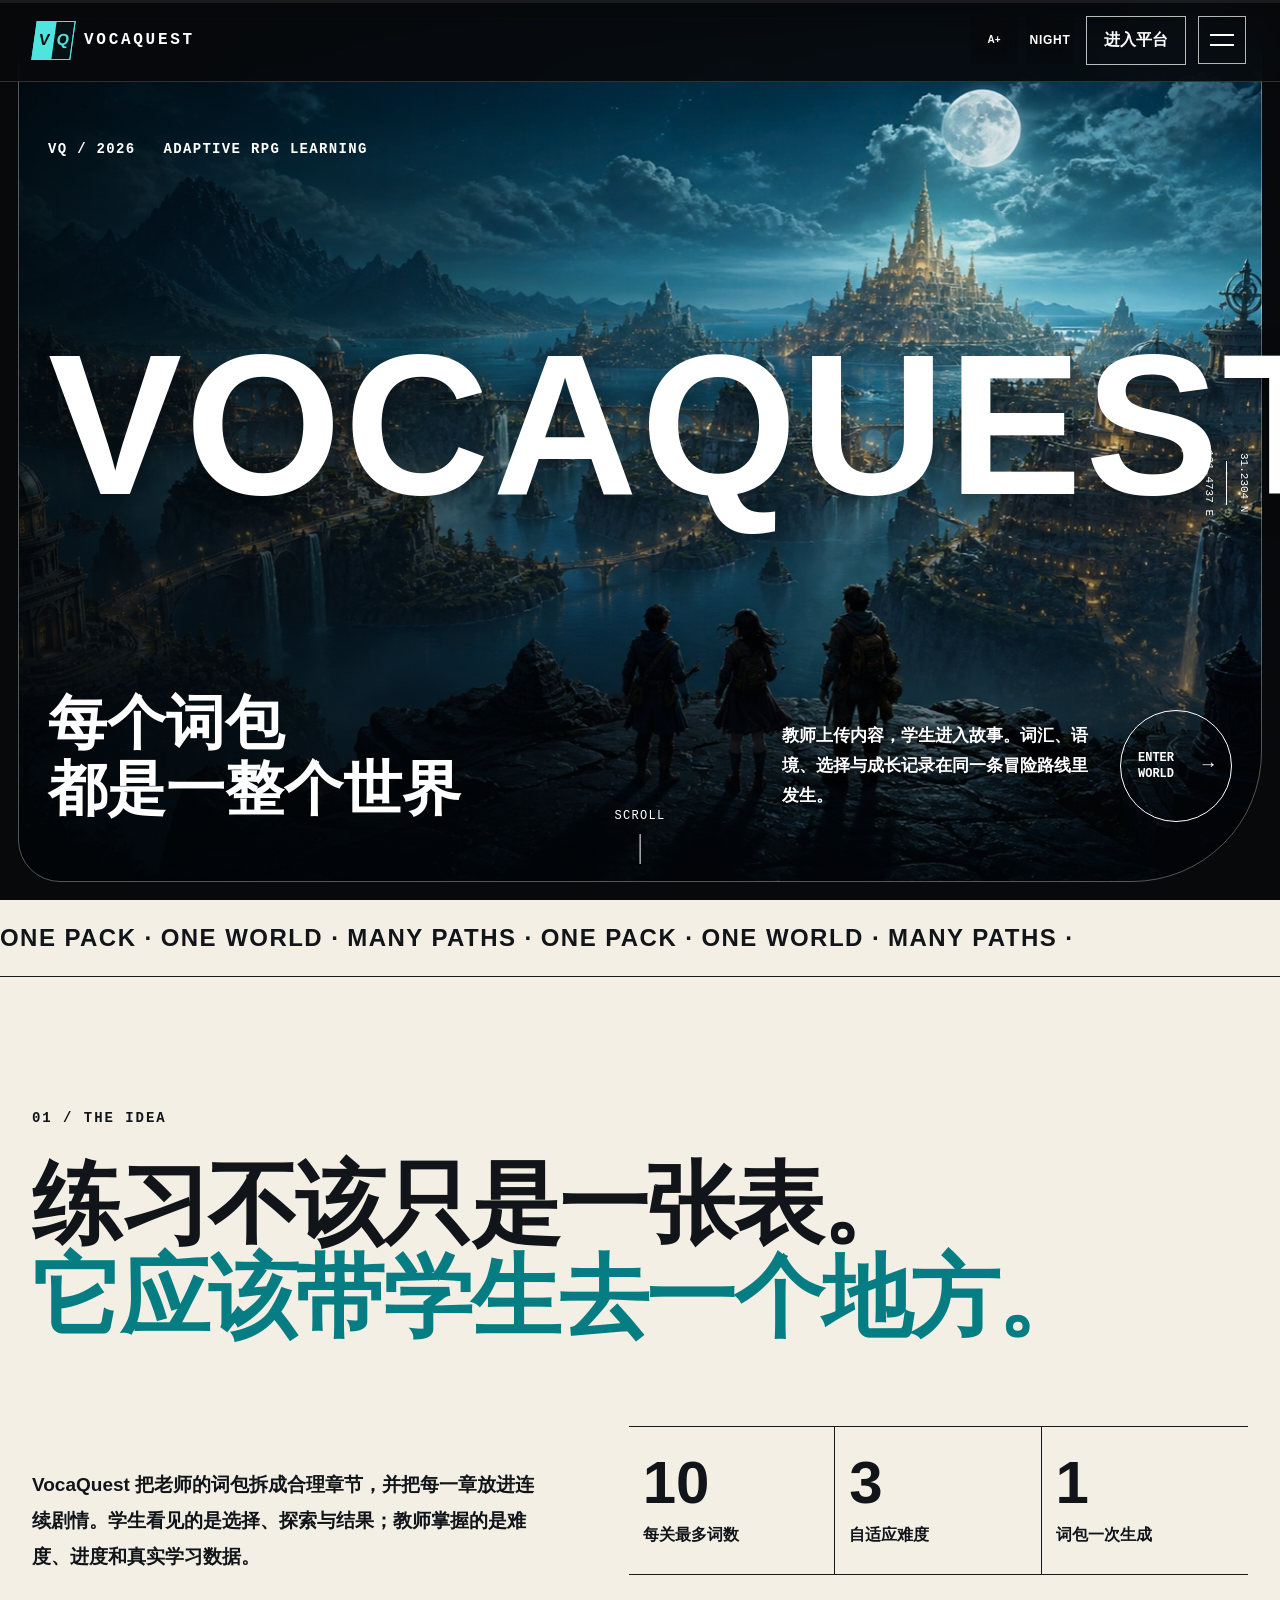
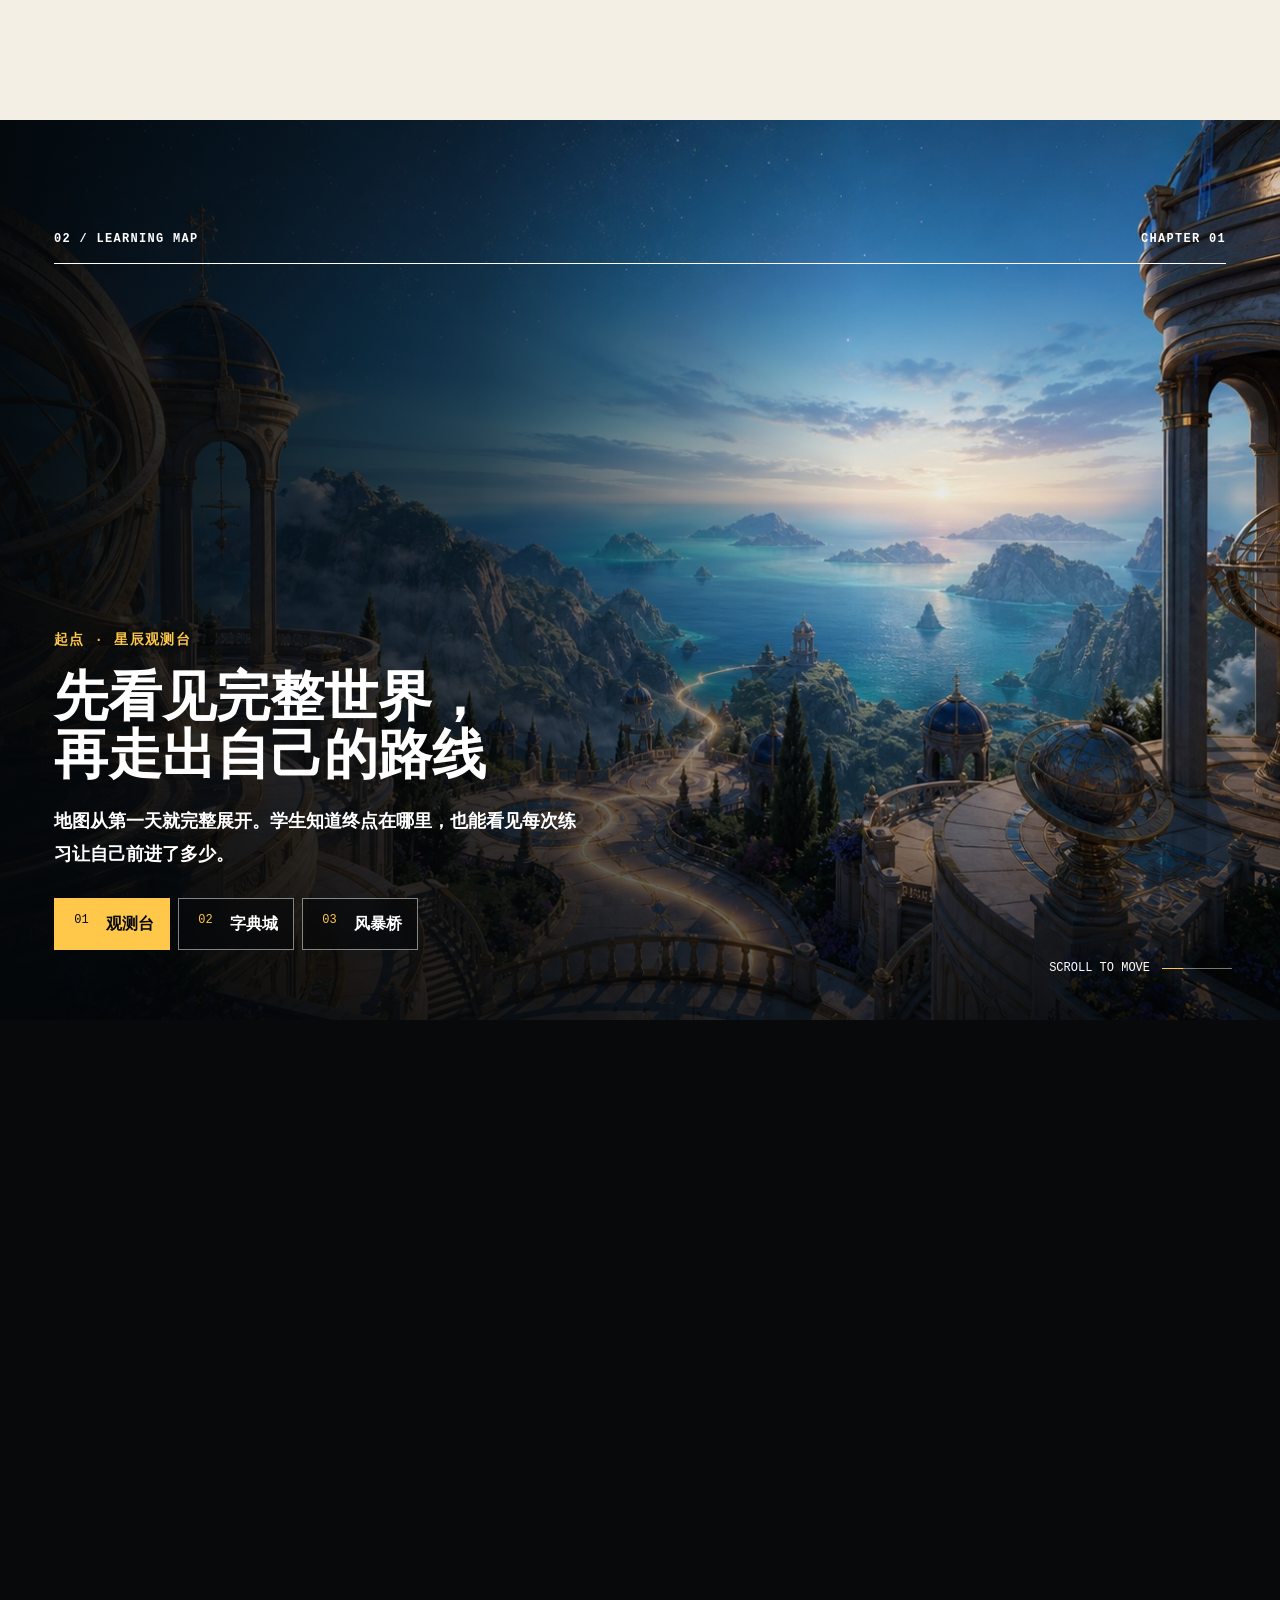
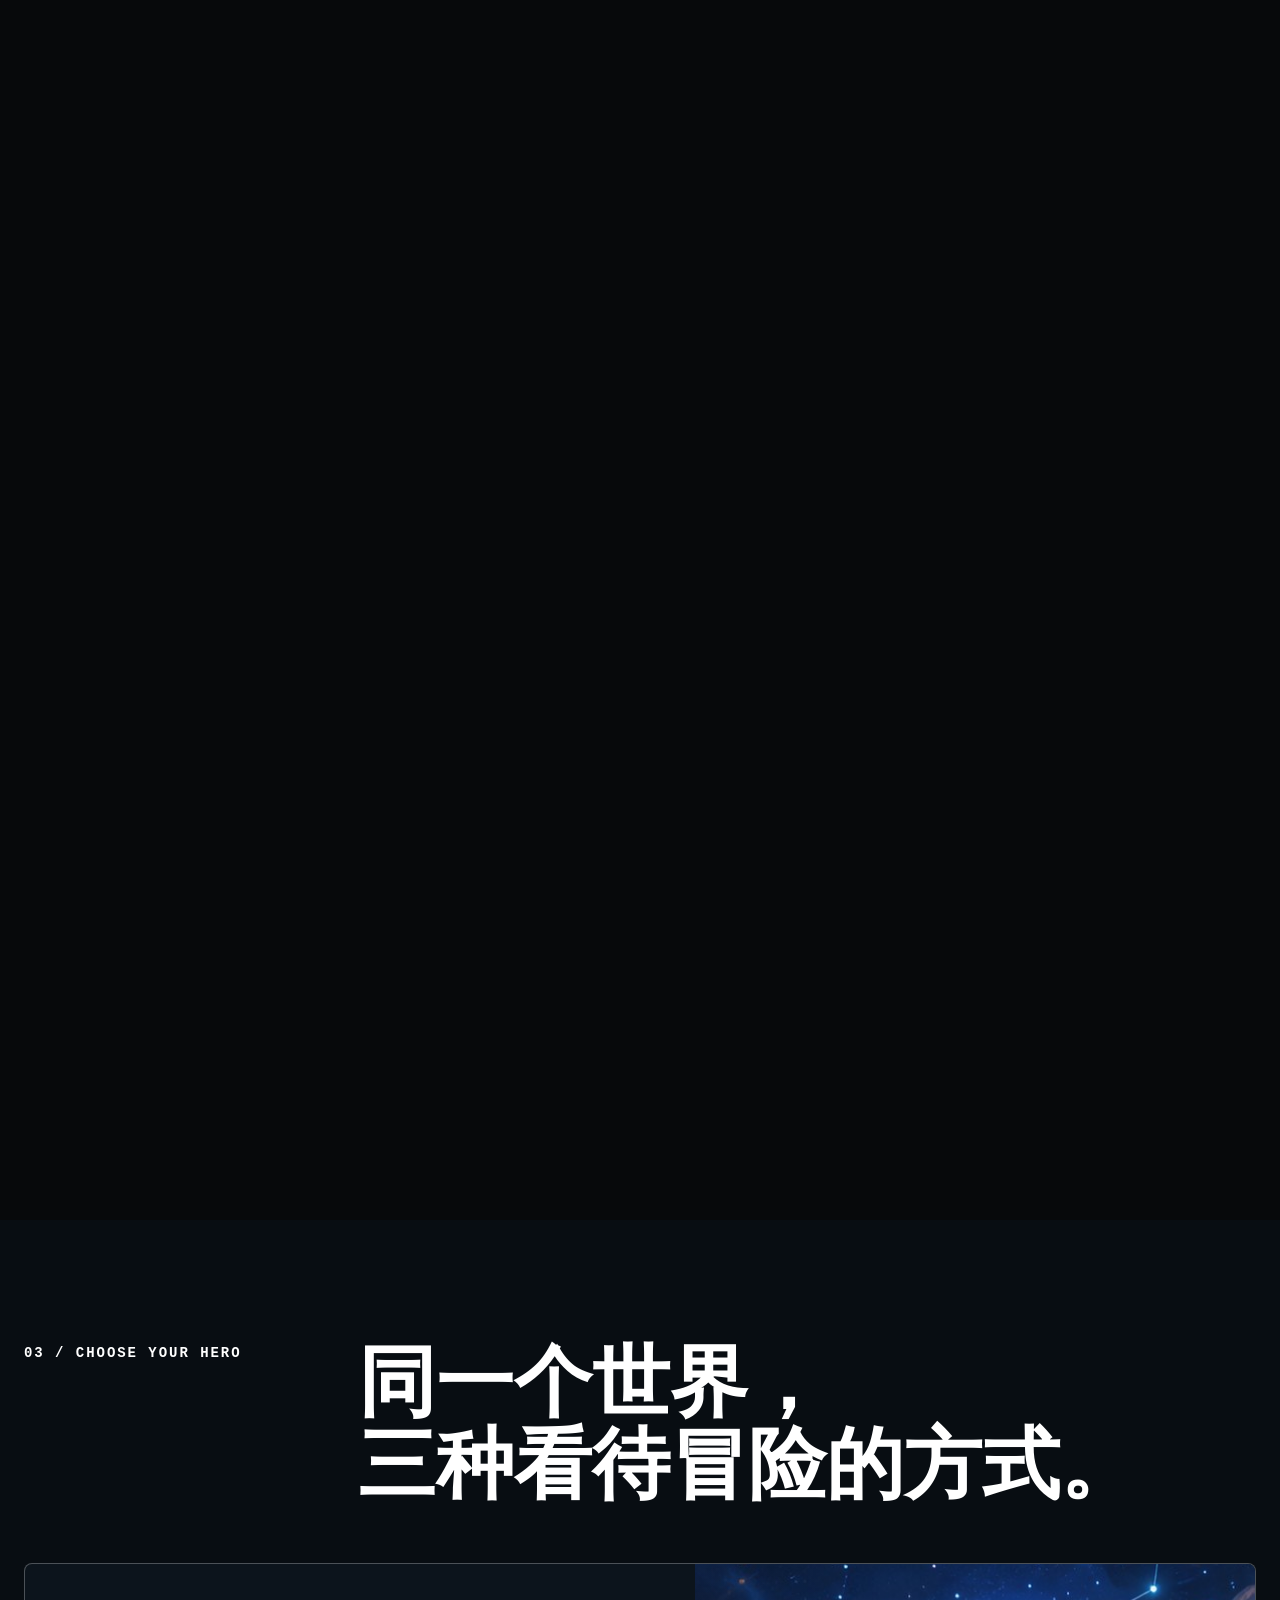
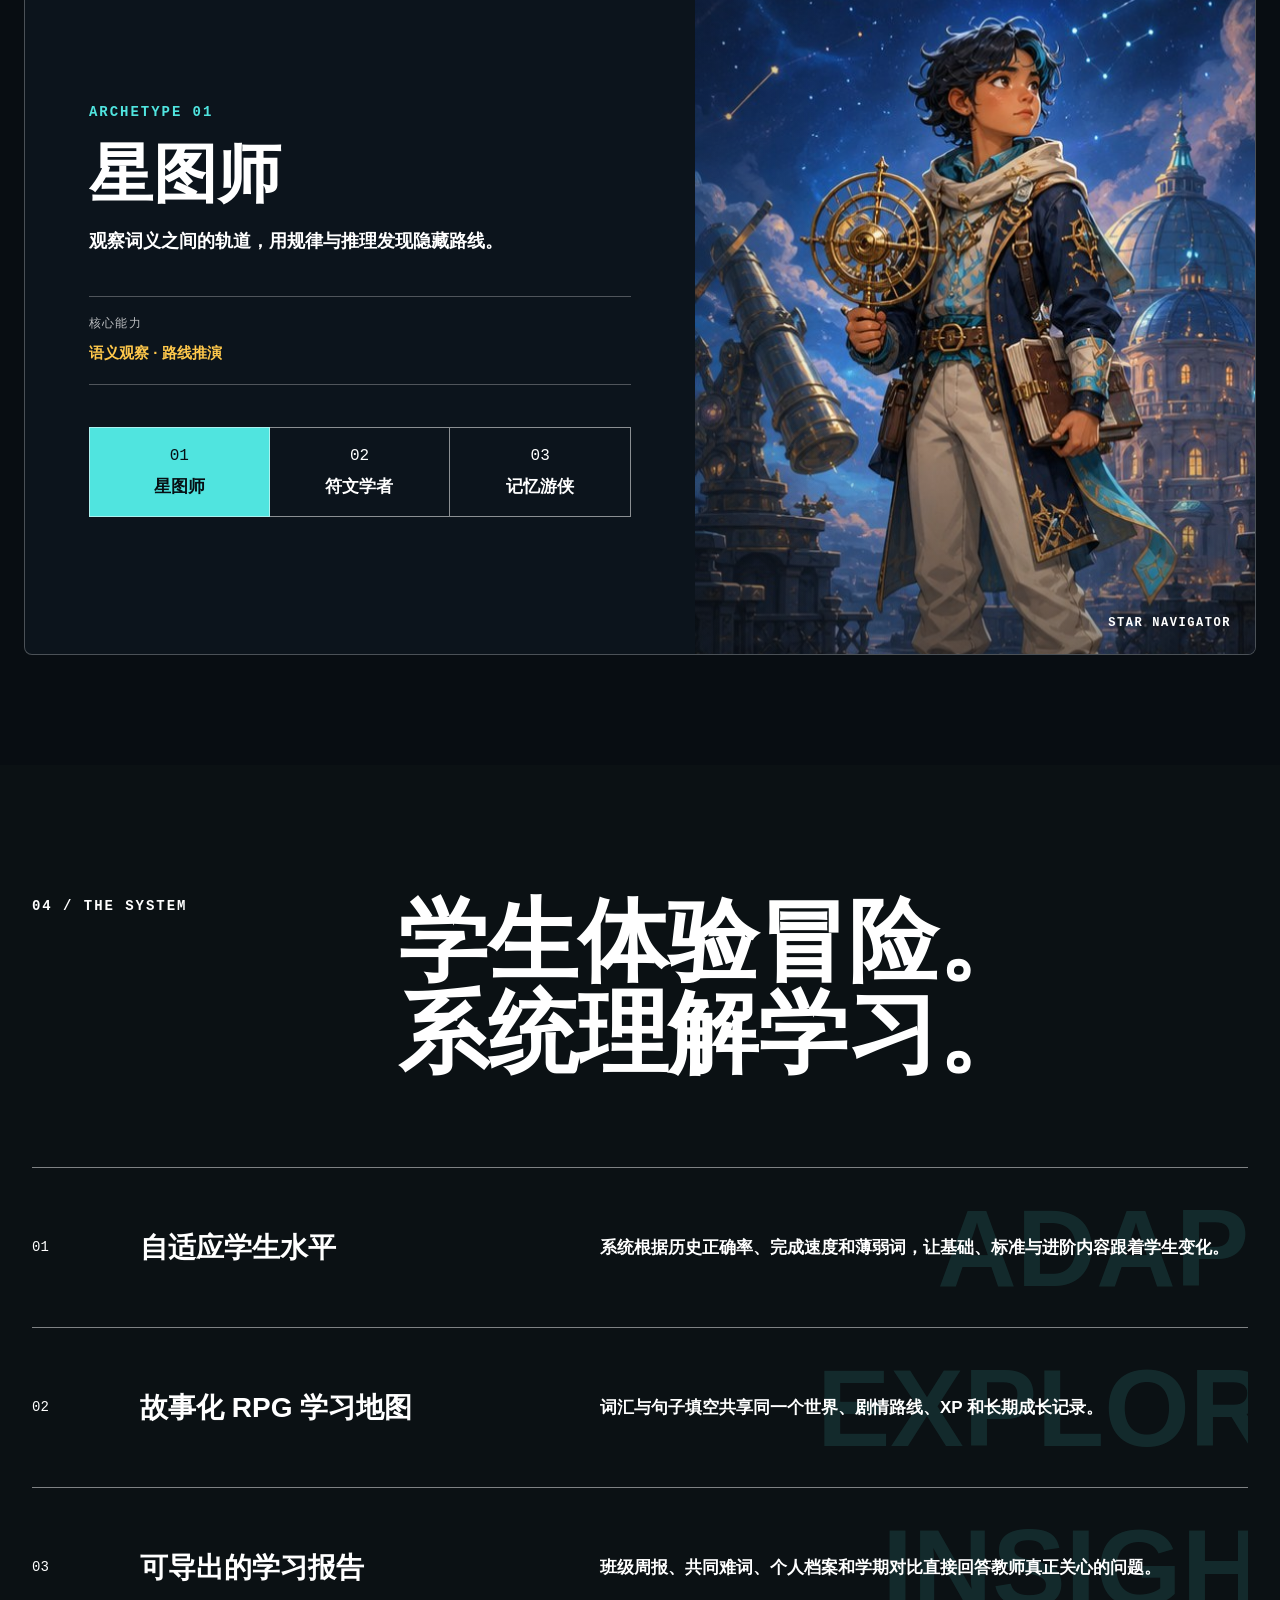
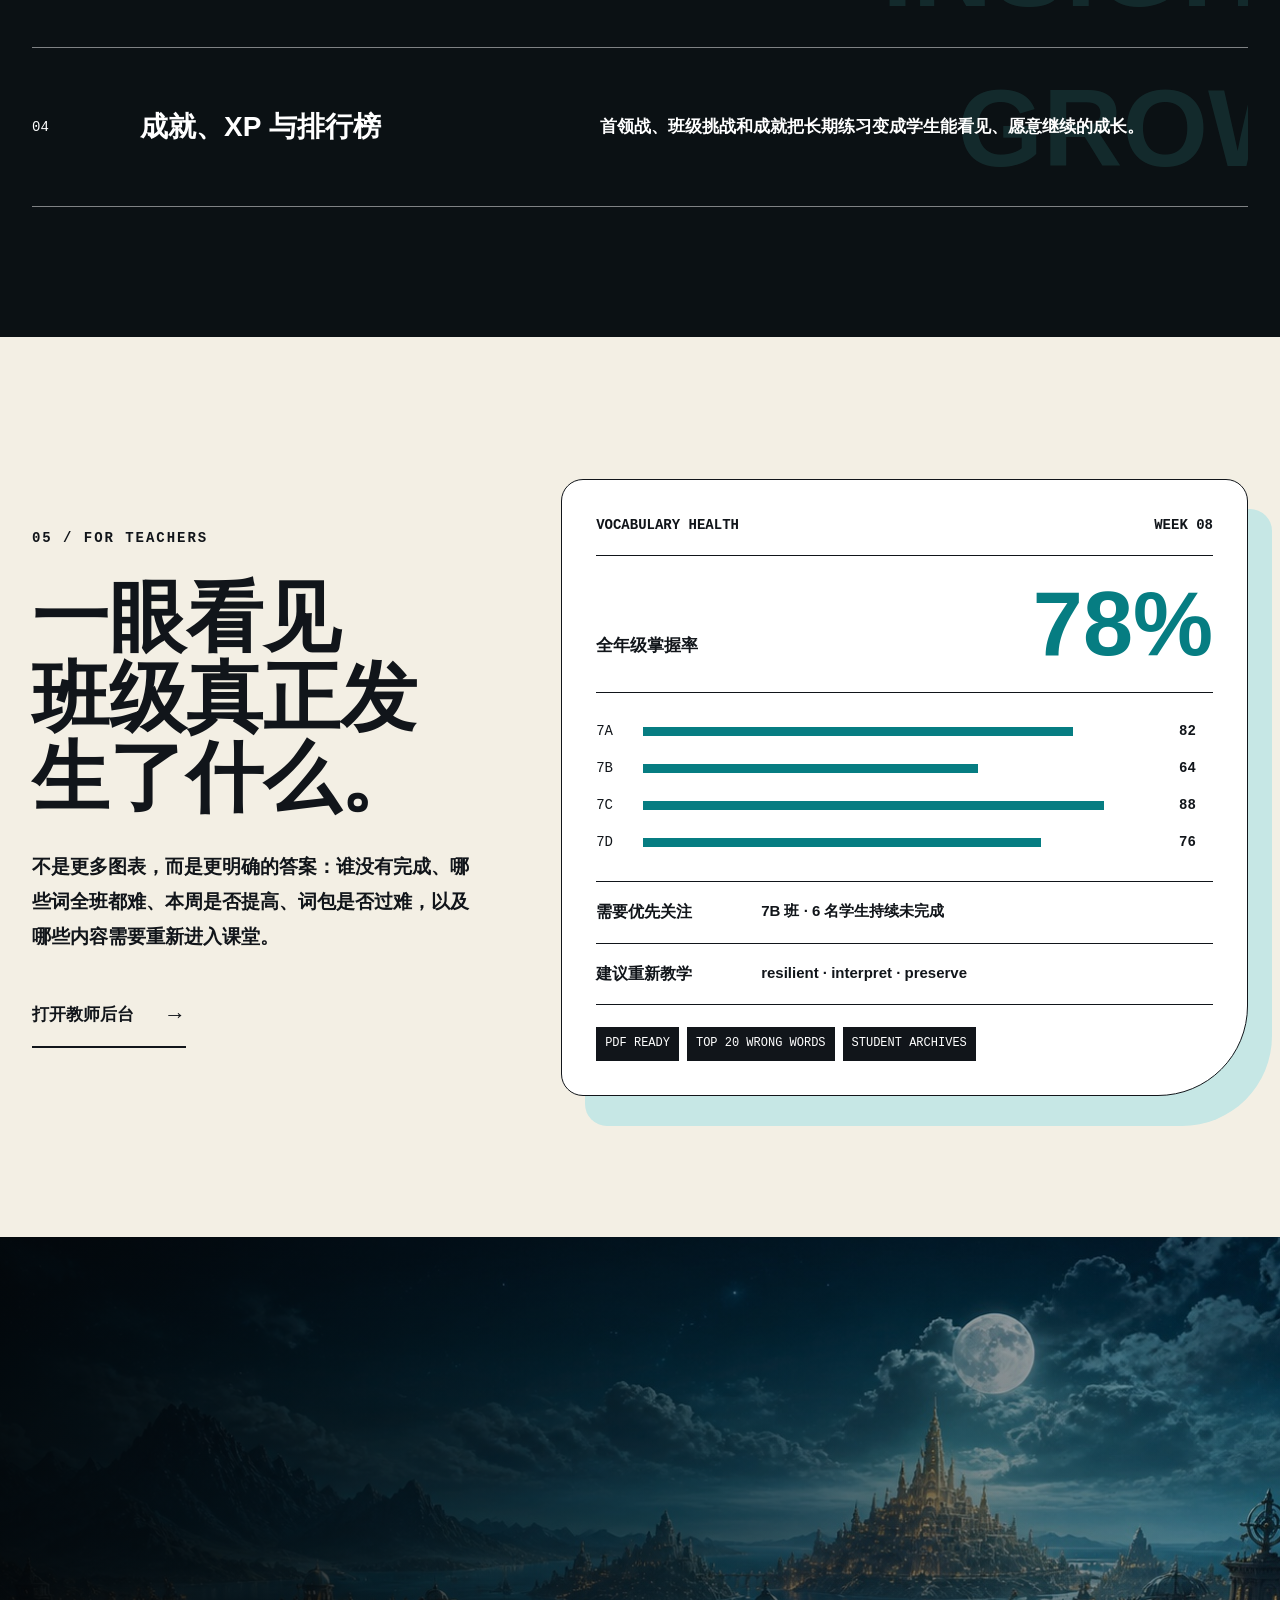
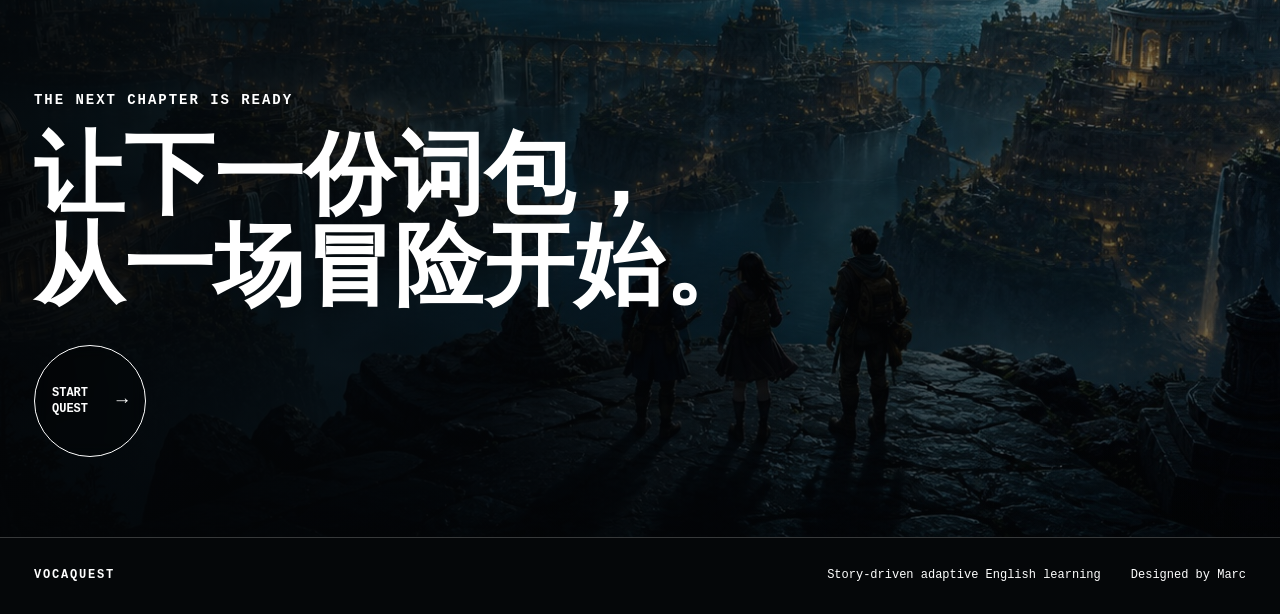
<file: landing.html>
<!DOCTYPE html>
<html lang="zh-CN">
<head>
    <meta charset="UTF-8">
    <meta name="viewport" content="width=device-width, initial-scale=1.0">
    <meta name="description" content="VocaQuest 将教师词包转化为自适应、故事化的英语学习冒险。">
    <title>VocaQuest · 每个词包都是一整个世界</title>
    <link rel="preload" as="image" href="./assets/landing/vocaquest-world.jpg">
    <link rel="preload" as="image" href="./assets/landing/map-observatory.jpg">
    <link rel="stylesheet" href="./theme.css">
    <link rel="stylesheet" href="./landing.css">
    <script src="./theme.js"></script>
</head>
<body>
    <div class="page-progress" aria-hidden="true"><i></i></div>

    <nav class="site-nav" aria-label="主导航">
        <a class="brand" href="#top" aria-label="VocaQuest 首页">
            <span class="vq-brand-mark" aria-hidden="true"><i>V</i><i>Q</i></span>
            <span class="vq-brand-word">VOCAQUEST</span>
        </a>
        <div class="nav-actions">
            <div class="landing-controls" data-vq-controls aria-label="显示设置"></div>
            <a class="nav-enter" href="./dashboard.html">进入平台</a>
            <button class="menu-toggle" type="button" aria-label="打开导航菜单" aria-expanded="false"><span></span><span></span></button>
        </div>
        <div class="nav-links" aria-hidden="true">
            <div class="nav-link-list">
                <a href="#experience"><small>01</small><span>故事世界</span></a>
                <a href="#map"><small>02</small><span>学习地图</span></a>
                <a href="#characters"><small>03</small><span>主角系统</span></a>
                <a href="#features"><small>04</small><span>学习能力</span></a>
                <a href="#teacher"><small>05</small><span>教师后台</span></a>
            </div>
            <div class="nav-footer"><span>STORY-DRIVEN ENGLISH LEARNING</span><a href="./dashboard.html">START YOUR QUEST →</a></div>
        </div>
    </nav>

    <main id="top">
        <section class="hero" aria-labelledby="hero-title">
            <div class="hero-media" aria-hidden="true"><img src="./assets/landing/vocaquest-world.jpg" alt=""></div>
            <div class="hero-frame" aria-hidden="true"></div>
            <div class="hero-content">
                <p class="hero-kicker"><span>VQ / 2026</span><span>ADAPTIVE RPG LEARNING</span></p>
                <h1 id="hero-title">VOCAQUEST</h1>
                <div class="hero-bottom">
                    <p class="hero-statement">每个词包<br>都是一整个世界</p>
                    <div class="hero-intro">
                        <p>教师上传内容，学生进入故事。词汇、语境、选择与成长记录在同一条冒险路线里发生。</p>
                        <a class="round-link" href="./dashboard.html"><span>ENTER<br>WORLD</span><i aria-hidden="true">→</i></a>
                    </div>
                </div>
            </div>
            <div class="hero-coordinate" aria-hidden="true"><span>31.2304 N</span><i></i><span>121.4737 E</span></div>
            <a class="hero-scroll" href="#experience"><span>SCROLL</span><i></i></a>
        </section>

        <section class="manifesto" id="experience">
            <div class="ticker" aria-hidden="true"><div>ONE PACK · ONE WORLD · MANY PATHS · ONE PACK · ONE WORLD · MANY PATHS ·</div></div>
            <div class="manifesto-inner reveal">
                <p class="section-no">01 / THE IDEA</p>
                <h2>练习不该只是一张表。<br><em>它应该带学生去一个地方。</em></h2>
                <div class="manifesto-foot">
                    <p>VocaQuest 把老师的词包拆成合理章节，并把每一章放进连续剧情。学生看见的是选择、探索与结果；教师掌握的是难度、进度和真实学习数据。</p>
                    <div class="manifesto-stats">
                        <div><strong data-count="10">0</strong><span>每关最多词数</span></div>
                        <div><strong data-count="3">0</strong><span>自适应难度</span></div>
                        <div><strong data-count="1">0</strong><span>词包一次生成</span></div>
                    </div>
                </div>
            </div>
        </section>

        <section class="map-story" id="map">
            <div class="map-sticky">
                <div class="map-scenes" aria-hidden="true">
                    <img class="map-image is-active" data-stage="0" src="./assets/landing/map-observatory.jpg" alt="">
                    <img class="map-image" data-stage="1" data-src="./assets/landing/map-dictionary-city.jpg" alt="">
                    <img class="map-image" data-stage="2" data-src="./assets/landing/map-storm-bridge.jpg" alt="">
                </div>
                <div class="map-vignette" aria-hidden="true"></div>
                <div class="map-topline"><span>02 / LEARNING MAP</span><span id="map-progress-label">CHAPTER 01</span></div>
                <div class="map-story-copy">
                    <p id="world-name">起点 · 星辰观测台</p>
                    <h2 id="quest-title">先看见完整世界，<br>再走出自己的路线</h2>
                    <p id="quest-copy">地图从第一天就完整展开。学生知道终点在哪里，也能看见每次练习让自己前进了多少。</p>
                    <div class="world-tabs" aria-label="地图章节预览">
                        <button class="world-tab is-active" type="button" data-stage="0"><span>01</span><strong>观测台</strong></button>
                        <button class="world-tab" type="button" data-stage="1"><span>02</span><strong>字典城</strong></button>
                        <button class="world-tab" type="button" data-stage="2"><span>03</span><strong>风暴桥</strong></button>
                    </div>
                </div>
                <div class="map-scroll-cue" aria-hidden="true"><span>SCROLL TO MOVE</span><i></i></div>
            </div>
        </section>

        <section class="characters" id="characters">
            <div class="characters-head reveal">
                <p class="section-no">03 / CHOOSE YOUR HERO</p>
                <h2>同一个世界，<br>三种看待冒险的方式。</h2>
            </div>
            <div class="character-stage">
                <div class="character-copy">
                    <span id="character-number">ARCHETYPE 01</span>
                    <h3 id="character-name">星图师</h3>
                    <p id="character-description">观察词义之间的轨道，用规律与推理发现隐藏路线。</p>
                    <div class="character-trait"><span>核心能力</span><strong id="character-trait">语义观察 · 路线推演</strong></div>
                    <div class="character-tabs" aria-label="主角职业选择预览">
                        <button class="character-tab is-active" type="button" data-hero="0"><small>01</small><span>星图师</span></button>
                        <button class="character-tab" type="button" data-hero="1"><small>02</small><span>符文学者</span></button>
                        <button class="character-tab" type="button" data-hero="2"><small>03</small><span>记忆游侠</span></button>
                    </div>
                </div>
                <div class="character-portrait" role="img" aria-label="星图师角色立绘"><span>STAR NAVIGATOR</span></div>
            </div>
        </section>

        <section class="features" id="features">
            <div class="features-intro reveal">
                <p class="section-no">04 / THE SYSTEM</p>
                <h2>学生体验冒险。<br>系统理解学习。</h2>
            </div>
            <div class="feature-row reveal">
                <span>01</span><h3>自适应学生水平</h3><p>系统根据历史正确率、完成速度和薄弱词，让基础、标准与进阶内容跟着学生变化。</p><i>ADAPT</i>
            </div>
            <div class="feature-row reveal">
                <span>02</span><h3>故事化 RPG 学习地图</h3><p>词汇与句子填空共享同一个世界、剧情路线、XP 和长期成长记录。</p><i>EXPLORE</i>
            </div>
            <div class="feature-row reveal">
                <span>03</span><h3>可导出的学习报告</h3><p>班级周报、共同难词、个人档案和学期对比直接回答教师真正关心的问题。</p><i>INSIGHT</i>
            </div>
            <div class="feature-row reveal">
                <span>04</span><h3>成就、XP 与排行榜</h3><p>首领战、班级挑战和成就把长期练习变成学生能看见、愿意继续的成长。</p><i>GROW</i>
            </div>
        </section>

        <section class="teacher" id="teacher">
            <div class="teacher-copy reveal">
                <p class="section-no">05 / FOR TEACHERS</p>
                <h2>一眼看见<br>班级真正发生了什么。</h2>
                <p>不是更多图表，而是更明确的答案：谁没有完成、哪些词全班都难、本周是否提高、词包是否过难，以及哪些内容需要重新进入课堂。</p>
                <a class="line-link" href="./dashboard.html">打开教师后台 <span>→</span></a>
            </div>
            <div class="report-stage reveal" aria-label="教师报告功能预览">
                <div class="report-head"><span>VOCABULARY HEALTH</span><strong>WEEK 08</strong></div>
                <div class="mastery"><span>全年级掌握率</span><strong><b data-count="78">0</b>%</strong></div>
                <div class="report-chart">
                    <div><span>7A</span><i style="--value:82%"></i><b>82</b></div>
                    <div><span>7B</span><i style="--value:64%"></i><b>64</b></div>
                    <div><span>7C</span><i style="--value:88%"></i><b>88</b></div>
                    <div><span>7D</span><i style="--value:76%"></i><b>76</b></div>
                </div>
                <div class="report-answer"><span>需要优先关注</span><strong>7B 班 · 6 名学生持续未完成</strong></div>
                <div class="report-answer"><span>建议重新教学</span><strong>resilient · interpret · preserve</strong></div>
                <div class="report-footer"><span>PDF READY</span><span>TOP 20 WRONG WORDS</span><span>STUDENT ARCHIVES</span></div>
            </div>
        </section>

        <section class="final-cta">
            <img src="./assets/landing/vocaquest-world.jpg" alt="VocaQuest 冒险世界">
            <div class="final-shade" aria-hidden="true"></div>
            <div class="final-content reveal">
                <p>THE NEXT CHAPTER IS READY</p>
                <h2>让下一份词包，<br>从一场冒险开始。</h2>
                <a class="round-link is-light" href="./dashboard.html"><span>START<br>QUEST</span><i aria-hidden="true">→</i></a>
            </div>
        </section>
    </main>

    <footer><strong>VOCAQUEST</strong><span>Story-driven adaptive English learning</span><span>Designed by Marc</span></footer>
    <script src="./landing.js"></script>
</body>
</html>
</file>
<file: theme.css>
:root {
  color-scheme: dark;
}

html,
body,
.screen,
.panel,
.tool-card,
.pet-card,
.lvl-card,
.sc,
.q-card,
.modal,
.modal-bg,
.topnav,
.nav,
.map-header,
.b-top {
  transition: background-color .2s ease, border-color .2s ease, color .2s ease, box-shadow .2s ease;
}

html[data-theme="light"] {
  color-scheme: light;
  --bg: #f3f6fb;
  --panel: #ffffff;
  --border: #cbd5e1;
  --primary: #c72e4d;
  --red: #cf2f45;
  --err: #cf2f45;
  --cyan: #007c9c;
  --gold: #8a6900;
  --green: #087a45;
  --purple: #7150a8;
  --orange: #b85b14;
  --text: #172033;
  --dim: #5d687c;
}

html[data-theme="light"] body::before {
  background-image:
    linear-gradient(rgba(0, 124, 156, .055) 1px, transparent 1px),
    linear-gradient(90deg, rgba(0, 124, 156, .055) 1px, transparent 1px) !important;
}

html[data-theme="light"] body::after {
  background:
    radial-gradient(ellipse at 15% 35%, rgba(199, 46, 77, .07), transparent 55%),
    radial-gradient(ellipse at 85% 15%, rgba(0, 124, 156, .08), transparent 55%) !important;
}

html[data-theme="light"] nav,
html[data-theme="light"] .nav,
html[data-theme="light"] .topnav,
html[data-theme="light"] .map-header,
html[data-theme="light"] .b-top,
html[data-theme="light"] .compete-header {
  background: rgba(255, 255, 255, .94) !important;
}

html[data-theme="light"] .inp,
html[data-theme="light"] input,
html[data-theme="light"] select,
html[data-theme="light"] textarea {
  background: #ffffff !important;
  color: var(--text) !important;
}

html[data-theme="light"] .hptrack,
html[data-theme="light"] .hp-track,
html[data-theme="light"] .countdown-bar-wrap {
  background: #e2e8f0 !important;
}

html[data-theme="light"] .compete-scene {
  background: linear-gradient(180deg, #eaf4ff 0%, #f5f0ff 100%) !important;
}

html[data-theme="light"] .star {
  background: #64809d !important;
}

html[data-theme="light"] .modal-bg {
  background: rgba(28, 37, 53, .56) !important;
}

html[data-theme="light"] .btn-gray {
  color: #566176;
  border-color: #7a869c;
}

html[data-theme="light"] .lvl-card.locked,
html[data-theme="light"] .sc.locked,
html[data-theme="light"] .tool-card.locked {
  opacity: .48;
}

.vq-theme-toggle {
  position: fixed;
  right: 16px;
  bottom: 16px;
  z-index: 10000;
  min-width: 104px;
  min-height: 38px;
  display: inline-flex;
  align-items: center;
  justify-content: center;
  gap: 7px;
  padding: 9px 13px;
  border: 1px solid var(--border);
  border-radius: 4px;
  background: color-mix(in srgb, var(--panel) 94%, transparent);
  color: var(--text);
  box-shadow: 0 8px 24px rgba(0, 0, 0, .18);
  backdrop-filter: blur(12px);
  font-family: var(--px, 'Press Start 2P', monospace);
  font-size: 7px;
  letter-spacing: .5px;
  cursor: pointer;
}

.vq-font-toggle {
  position: fixed;
  right: 132px;
  bottom: 16px;
  z-index: 10000;
  min-width: 106px;
  min-height: 38px;
  display: inline-flex;
  align-items: center;
  justify-content: center;
  gap: 7px;
  padding: 9px 13px;
  border: 1px solid var(--border);
  border-radius: 4px;
  background: color-mix(in srgb, var(--panel) 94%, transparent);
  color: var(--text);
  box-shadow: 0 8px 24px rgba(0, 0, 0, .18);
  backdrop-filter: blur(12px);
  font-family: var(--px, 'Press Start 2P', monospace);
  font-size: 9px;
  cursor: pointer;
}

.vq-theme-toggle:hover,
.vq-font-toggle:hover {
  border-color: var(--cyan);
  color: var(--cyan);
}

.vq-theme-toggle.vq-theme-toggle-nav {
  position: static;
  min-width: 34px;
  min-height: 34px;
  width: 34px;
  height: 34px;
  padding: 5px;
  border-radius: 4px;
  box-shadow: none;
  flex: 0 0 auto;
}

.vq-font-toggle.vq-font-toggle-nav {
  position: static;
  min-width: 42px;
  min-height: 34px;
  width: 42px;
  height: 34px;
  padding: 5px;
  border-radius: 4px;
  box-shadow: none;
  flex: 0 0 auto;
}

.vq-theme-toggle.vq-theme-toggle-nav .vq-theme-toggle-label {
  position: absolute;
  width: 1px;
  height: 1px;
  overflow: hidden;
  clip: rect(0 0 0 0);
  white-space: nowrap;
}

.vq-font-toggle.vq-font-toggle-nav .vq-font-toggle-label {
  position: absolute;
  width: 1px;
  height: 1px;
  overflow: hidden;
  clip: rect(0 0 0 0);
  white-space: nowrap;
}

.vq-theme-toggle:focus-visible {
  outline: 3px solid var(--cyan);
  outline-offset: 3px;
}

.vq-font-toggle:focus-visible {
  outline: 3px solid var(--cyan);
  outline-offset: 3px;
}

.vq-theme-toggle-icon {
  font-family: Arial, sans-serif;
  font-size: 10px;
  font-weight: 800;
  letter-spacing: .06em;
  line-height: 1;
}

.vq-font-toggle-icon {
  min-width: 24px;
  font-family: Arial, sans-serif;
  font-size: 15px;
  font-weight: 800;
  line-height: 1;
}

html[data-font-size="comfortable"] .vq-font-tier-1 { font-size: 11px !important; }
html[data-font-size="comfortable"] .vq-font-tier-2 { font-size: 12px !important; }
html[data-font-size="comfortable"] .vq-font-tier-3 { font-size: 14px !important; }
html[data-font-size="comfortable"] .vq-font-tier-4 { font-size: 16px !important; }

html[data-font-size="large"] .vq-font-tier-1 { font-size: 13px !important; }
html[data-font-size="large"] .vq-font-tier-2 { font-size: 14px !important; }
html[data-font-size="large"] .vq-font-tier-3 { font-size: 16px !important; }
html[data-font-size="large"] .vq-font-tier-4 { font-size: 18px !important; }

html[data-font-size="comfortable"] .world-node.route-a::before,
html[data-font-size="comfortable"] .world-node.route-b::before {
  font-size: 9px !important;
}

html[data-font-size="large"] .world-node.route-a::before,
html[data-font-size="large"] .world-node.route-b::before {
  font-size: 11px !important;
}

@media (max-width: 520px) {
  .vq-theme-toggle {
    right: 10px;
    bottom: 10px;
    min-width: 42px;
    min-height: 42px;
    padding: 8px;
    border-radius: 50%;
  }

  .vq-theme-toggle-label {
    position: absolute;
    width: 1px;
    height: 1px;
    overflow: hidden;
    clip: rect(0 0 0 0);
    white-space: nowrap;
  }

  .vq-font-toggle {
    right: 62px;
    bottom: 10px;
    min-width: 42px;
    min-height: 42px;
    padding: 8px;
    border-radius: 50%;
  }

  .vq-font-toggle-label {
    position: absolute;
    width: 1px;
    height: 1px;
    overflow: hidden;
    clip: rect(0 0 0 0);
    white-space: nowrap;
  }
}

@media (prefers-reduced-motion: reduce) {
  html,
  body,
  .screen,
  .panel,
  .tool-card,
  .pet-card,
  .lvl-card,
  .sc,
  .q-card,
  .modal,
  .modal-bg,
  .topnav,
  .nav,
  .map-header,
  .b-top {
    transition: none !important;
  }
}
</file>
<file: landing.css>
:root {
  --black: #07090b;
  --ink: #11151a;
  --white: #fffdf6;
  --ivory: #f3efe4;
  --cyan: #50e4df;
  --cyan-dark: #067d82;
  --gold: #ffc84b;
  --blue: #0b2b43;
  --sans: Inter, "PingFang SC", "Microsoft YaHei", sans-serif;
  --display: "Arial Narrow", "DIN Condensed", Impact, sans-serif;
  --mono: "SFMono-Regular", Consolas, "Liberation Mono", monospace;
}

* { box-sizing: border-box; }
html { scroll-behavior: smooth; background: var(--black); }
body {
  margin: 0;
  min-width: 320px;
  overflow-x: hidden;
  color: var(--white);
  background: var(--black);
  font-family: var(--sans);
  font-size: 17px;
  line-height: 1.65;
}
body.menu-open { overflow: hidden; }
a { color: inherit; }
button { color: inherit; font: inherit; }
img { display: block; max-width: 100%; }
section[id] { scroll-margin-top: 82px; }

.page-progress {
  position: fixed;
  z-index: 1001;
  top: 0;
  left: 0;
  right: 0;
  height: 3px;
  pointer-events: none;
  background: rgba(255,255,255,.08);
}
.page-progress i { display: block; width: 0; height: 100%; background: var(--cyan); box-shadow: 0 0 16px var(--cyan); }

/* Navigation */
.site-nav {
  position: fixed;
  z-index: 1000;
  top: 0;
  left: 0;
  right: 0;
  height: 82px;
  display: flex;
  align-items: center;
  padding: 0 34px;
  color: #fff;
  background: rgba(7,9,11,.88) !important;
  border-bottom: 1px solid rgba(255,255,255,.16);
  backdrop-filter: blur(18px);
}
.site-nav.is-open {
  height: 100svh;
  align-items: flex-start;
  padding-top: 17px;
  background: #06080a !important;
  border-bottom-color: transparent;
}
.brand {
  position: relative;
  z-index: 2;
  display: inline-flex;
  align-items: center;
  gap: 11px;
  color: #fff;
  text-decoration: none;
  font-family: var(--mono);
  font-size: 14px;
  font-weight: 900;
  letter-spacing: .17em;
}
.vq-brand-mark { width: 39px; height: 39px; display: grid; grid-template-columns: 1fr 1fr; align-items: center; overflow: hidden; border: 1px solid var(--cyan); color: #071014; background: var(--cyan); font-family: var(--display); font-size: 16px; font-weight: 900; letter-spacing: 0; transform: skewX(-8deg); }
.vq-brand-mark i { display: grid; height: 100%; place-items: center; font-style: normal; }
.vq-brand-mark i:last-child { color: var(--cyan); background: #071014; }
.vq-brand-word { letter-spacing: .17em; }
.nav-actions { position: relative; z-index: 2; margin-left: auto; display: flex; align-items: center; gap: 12px; }
.landing-controls { display: flex; align-items: center; gap: 8px; }
.landing-controls .vq-theme-toggle.vq-theme-toggle-nav,
.landing-controls .vq-font-toggle.vq-font-toggle-nav { width: 48px; height: 48px; color: #fff; border-color: rgba(255,255,255,.7); background: transparent; }
.landing-controls .vq-theme-toggle-icon,
.landing-controls .vq-font-toggle-icon { font-size: 10px; }
.nav-enter { padding: 10px 17px; color: #fff; border: 1px solid rgba(255,255,255,.72); text-decoration: none; font-size: 14px; font-weight: 800; transition: color .2s, background .2s; }
.nav-enter:hover { color: #060809; background: #fff; }
.menu-toggle { width: 48px; height: 48px; display: grid; place-content: center; gap: 8px; border: 1px solid rgba(255,255,255,.7); background: transparent; cursor: pointer; }
.menu-toggle span { display: block; width: 24px; height: 2px; background: #fff; transition: transform .25s ease; }
.site-nav.is-open .menu-toggle span:first-child { transform: translateY(5px) rotate(45deg); }
.site-nav.is-open .menu-toggle span:last-child { transform: translateY(-5px) rotate(-45deg); }
.nav-links {
  position: absolute;
  inset: 0;
  z-index: 1;
  display: none;
  padding: 128px clamp(28px,8vw,130px) 42px;
  color: #fff;
  background: #06080a;
}
.site-nav.is-open .nav-links { display: flex; flex-direction: column; }
.nav-link-list { display: grid; margin: auto 0; }
.nav-link-list a {
  display: grid;
  grid-template-columns: 72px 1fr;
  align-items: center;
  padding: 14px 0;
  border-bottom: 1px solid rgba(255,255,255,.2);
  color: #fff;
  text-decoration: none;
  transition: color .18s ease, padding-left .18s ease;
}
.nav-link-list a:hover { padding-left: 18px; color: var(--cyan); }
.nav-link-list small { font-family: var(--mono); font-size: 12px; }
.nav-link-list span { font-size: clamp(32px,5vw,72px); font-weight: 900; line-height: 1.1; }
.nav-footer { display: flex; justify-content: space-between; gap: 20px; padding-top: 24px; color: #fff; font-family: var(--mono); font-size: 11px; letter-spacing: .08em; }
.nav-footer a { color: var(--cyan); text-decoration: none; }

/* Hero */
.hero { position: relative; min-height: 780px; height: 100svh; overflow: hidden; background: var(--black); isolation: isolate; }
.hero-media { position: absolute; inset: 18px; z-index: -3; overflow: hidden; border-radius: 42px 42px 130px 42px; }
.hero-media img { width: 100%; height: 100%; object-fit: cover; object-position: center; transform: scale(1.035); will-change: transform; }
.hero-media::after { content: ""; position: absolute; inset: 0; background: linear-gradient(90deg, rgba(2,5,8,.8) 0%, rgba(2,5,8,.2) 48%, rgba(2,5,8,.02) 70%), linear-gradient(0deg, rgba(2,5,8,.82), transparent 48%); }
.hero-frame { position: absolute; inset: 18px; z-index: -2; border: 1px solid rgba(255,255,255,.32); border-radius: 42px 42px 130px 42px; pointer-events: none; }
.hero-content { width: min(1320px, calc(100% - 96px)); height: 100%; margin: 0 auto; padding: 138px 0 78px; display: flex; flex-direction: column; justify-content: space-between; }
.hero-kicker { display: flex; gap: 28px; margin: 0; color: #fff; font-family: var(--mono); font-size: 11px; font-weight: 900; letter-spacing: .12em; }
.hero h1 { margin: 0; color: #fff; font-family: var(--display); font-size: clamp(92px,15.7vw,228px); font-weight: 900; line-height: .78; letter-spacing: .015em; text-shadow: 0 8px 35px rgba(0,0,0,.42); }
.hero-bottom { display: grid; grid-template-columns: 1.15fr .85fr; gap: 70px; align-items: end; }
.hero-statement { margin: 0; color: #fff; font-size: clamp(36px,4.6vw,70px); font-weight: 900; line-height: 1.12; }
.hero-intro { justify-self: end; max-width: 450px; display: grid; grid-template-columns: 1fr 112px; gap: 28px; align-items: center; }
.hero-intro > p { margin: 0; color: #fff; font-size: 17px; font-weight: 650; line-height: 1.75; text-shadow: 0 2px 12px #000; }
.round-link { width: 112px; height: 112px; display: grid; grid-template-columns: 1fr auto; align-items: center; padding: 17px; border: 1px solid #fff; border-radius: 50%; color: #fff; text-decoration: none; font-family: var(--mono); font-size: 10px; font-weight: 900; line-height: 1.35; transition: color .22s ease, background .22s ease, transform .22s ease; }
.round-link i { font-style: normal; font-size: 19px; }
.round-link:hover { color: #07090b; background: var(--cyan); border-color: var(--cyan); transform: rotate(-5deg) scale(1.04); }
.hero-coordinate { position: absolute; top: 50%; right: 27px; display: grid; gap: 8px; justify-items: center; color: #fff; font-family: var(--mono); font-size: 8px; writing-mode: vertical-rl; }
.hero-coordinate i { height: 44px; width: 1px; background: #fff; }
.hero-scroll { position: absolute; bottom: 36px; left: 50%; z-index: 2; color: #fff; text-decoration: none; font-family: var(--mono); font-size: 9px; letter-spacing: .14em; transform: translateX(-50%); }
.hero-scroll i { display: block; width: 1px; height: 30px; margin: 7px auto 0; background: #fff; transform-origin: top; animation: scrollLine 1.7s ease-in-out infinite; }
@keyframes scrollLine { 50% { transform: scaleY(.35); opacity: .35; } }

/* Manifesto */
.manifesto { overflow: hidden; color: var(--ink); background: var(--ivory); }
.ticker { overflow: hidden; border-bottom: 1px solid #171a1d; white-space: nowrap; }
.ticker div { width: max-content; padding: 18px 0; font-family: var(--display); font-size: 24px; font-weight: 900; letter-spacing: .06em; animation: marquee 24s linear infinite; }
@keyframes marquee { to { transform: translateX(-50%); } }
.manifesto-inner { width: min(1260px, calc(100% - 64px)); margin: 0 auto; padding: 130px 0 145px; }
.section-no { margin: 0 0 28px; color: currentColor; font-family: var(--mono); font-size: 11px; font-weight: 900; letter-spacing: .14em; }
.manifesto h2 { margin: 0; font-size: clamp(48px,7vw,104px); font-weight: 900; line-height: 1.04; letter-spacing: -.025em; }
.manifesto h2 em { color: var(--cyan-dark); font-style: normal; }
.manifesto-foot { margin-top: 82px; display: grid; grid-template-columns: .9fr 1.1fr; gap: 90px; align-items: end; }
.manifesto-foot > p { max-width: 590px; margin: 0; color: #11151a; font-size: 19px; font-weight: 600; line-height: 1.9; }
.manifesto-stats { display: grid; grid-template-columns: repeat(3,1fr); border-top: 1px solid #171a1d; border-bottom: 1px solid #171a1d; }
.manifesto-stats div { padding: 26px 14px; border-right: 1px solid #171a1d; }
.manifesto-stats div:last-child { border-right: 0; }
.manifesto-stats strong { display: block; font-family: var(--display); font-size: 60px; line-height: 1; }
.manifesto-stats span { display: block; margin-top: 9px; font-size: 13px; font-weight: 800; }

/* Map scroll story */
.map-story { position: relative; height: 300vh; background: var(--black); }
.map-sticky { position: sticky; top: 0; height: 100svh; min-height: 720px; overflow: hidden; isolation: isolate; background: var(--black); }
.map-scenes { position: absolute; inset: 0; z-index: -3; overflow: hidden; background: #071018; }
.map-image { position: absolute; inset: -2%; width: 104%; height: 104%; max-width: none; object-fit: cover; opacity: 0; transform: scale(1.035); transition: opacity .85s ease, transform 1.2s cubic-bezier(.2,.7,.1,1); }
.map-image.is-active { opacity: 1; transform: scale(1); }
.map-vignette { position: absolute; inset: 0; z-index: -2; background: linear-gradient(90deg, rgba(3,6,8,.94) 0%, rgba(3,6,8,.62) 37%, rgba(3,6,8,.06) 67%), linear-gradient(0deg, rgba(3,6,8,.62), transparent 44%); }
.map-topline { position: absolute; top: 110px; left: 54px; right: 54px; display: flex; justify-content: space-between; padding-bottom: 13px; border-bottom: 1px solid #fff; color: #fff; font-family: var(--mono); font-size: 10px; font-weight: 900; letter-spacing: .13em; }
.map-story-copy { position: absolute; left: 54px; bottom: 70px; width: min(560px,42vw); color: #fff; }
.map-story-copy > p:first-child { margin: 0 0 15px; color: var(--gold); font-family: var(--mono); font-size: 12px; font-weight: 900; letter-spacing: .1em; }
.map-story-copy h2 { margin: 0; font-size: clamp(38px,4.2vw,68px); line-height: 1.08; }
.map-story-copy > p:nth-of-type(2) { margin: 22px 0 28px; color: #fff; font-size: 18px; font-weight: 650; line-height: 1.8; }
.world-tabs { display: flex; gap: 8px; }
.world-tab { min-width: 116px; padding: 12px 13px; display: grid; grid-template-columns: 27px 1fr; gap: 8px; border: 1px solid rgba(255,255,255,.5); background: rgba(5,8,11,.62); color: #fff; cursor: pointer; backdrop-filter: blur(8px); }
.world-tab span { color: var(--gold); font-family: var(--mono); font-size: 10px; }
.world-tab strong { font-size: 13px; }
.world-tab:hover, .world-tab.is-active { color: #07090b; background: var(--gold); border-color: var(--gold); }
.world-tab.is-active span, .world-tab:hover span { color: #07090b; }
.map-scroll-cue { position: absolute; right: 48px; bottom: 42px; display: flex; align-items: center; gap: 12px; color: #fff; font-family: var(--mono); font-size: 9px; }
.map-scroll-cue i { width: 70px; height: 1px; background: rgba(255,255,255,.45); }
.map-scroll-cue i::after { content: ""; display: block; width: 30%; height: 100%; background: var(--gold); animation: mapCue 2.2s ease-in-out infinite; }
@keyframes mapCue { 50% { transform: translateX(230%); } }

/* Characters */
.characters { padding: 122px max(24px,calc((100vw - 1320px)/2)) 110px; color: #fff; background: #080d12; }
.characters-head { margin: 0 0 58px; display: grid; grid-template-columns: .48fr 1.52fr; gap: 50px; align-items: start; }
.characters-head h2 { max-width: 880px; margin: 0; font-size: clamp(48px,6.1vw,88px); line-height: 1.04; letter-spacing: 0; }
.character-stage { min-height: 690px; display: grid; grid-template-columns: minmax(430px,1fr) minmax(480px,560px); overflow: hidden; border: 1px solid rgba(255,255,255,.26); border-radius: 8px; background: #0c141c; }
.character-copy { padding: clamp(38px,5vw,74px); display: flex; flex-direction: column; justify-content: center; color: #fff; }
.character-copy > span { color: var(--cyan); font-family: var(--mono); font-size: 11px; font-weight: 900; letter-spacing: .14em; }
.character-copy h3 { margin: 17px 0; font-size: clamp(42px,5vw,76px); line-height: 1.05; }
.character-copy > p { max-width: 520px; margin: 0; color: #fff; font-size: 18px; font-weight: 650; line-height: 1.85; }
.character-trait { margin-top: 38px; padding: 18px 0; display: grid; gap: 6px; border-top: 1px solid rgba(255,255,255,.28); border-bottom: 1px solid rgba(255,255,255,.28); }
.character-trait span { color: rgba(255,255,255,.72); font-family: var(--mono); font-size: 10px; letter-spacing: .1em; }
.character-trait strong { color: var(--gold); font-size: 15px; }
.character-tabs { margin-top: 42px; display: grid; grid-template-columns: repeat(3,1fr); }
.character-tab { min-width: 0; padding: 15px 11px; display: grid; gap: 4px; border: 1px solid rgba(255,255,255,.52); background: transparent; color: #fff; cursor: pointer; }
.character-tab + .character-tab { border-left: 0; }
.character-tab small { font-family: var(--mono); }
.character-tab span { font-weight: 900; }
.character-tab:hover, .character-tab.is-active { color: #071014; background: var(--cyan); }
.character-portrait { position: relative; min-height: 690px; overflow: hidden; background-image: url('./assets/landing/hero-star.jpg'); background-size: cover; background-position: center 8%; background-repeat: no-repeat; opacity: 1; transition: opacity .18s ease; }
.character-portrait.is-changing { opacity: .35; }
.character-portrait::after { content: ""; position: absolute; inset: 0; background: linear-gradient(90deg, rgba(12,20,28,.3), transparent 24%), linear-gradient(0deg, rgba(4,8,12,.42), transparent 34%); pointer-events: none; }
.character-portrait > span { position: absolute; z-index: 1; right: 24px; bottom: 20px; color: #fff; font-family: var(--mono); font-size: 10px; font-weight: 900; letter-spacing: .13em; }

/* System capabilities */
.features { padding: 130px max(32px,calc((100vw - 1260px)/2)); color: #fff; background: #0b1114; }
.features-intro { margin-bottom: 88px; display: grid; grid-template-columns: .55fr 1.45fr; gap: 44px; }
.features-intro h2 { margin: 0; font-size: clamp(48px,7vw,100px); line-height: 1.03; }
.feature-row { position: relative; display: grid; grid-template-columns: 80px minmax(300px,.8fr) 1.2fr; gap: 28px; align-items: center; min-height: 160px; padding: 30px 0; overflow: hidden; border-top: 1px solid rgba(255,255,255,.48); color: #fff; }
.feature-row:last-child { border-bottom: 1px solid rgba(255,255,255,.48); }
.feature-row > span { font-family: var(--mono); font-size: 11px; }
.feature-row h3 { position: relative; z-index: 1; margin: 0; font-size: 28px; }
.feature-row p { position: relative; z-index: 1; margin: 0; color: #fff; font-size: 17px; font-weight: 600; }
.feature-row i { position: absolute; right: 0; color: rgba(80,228,223,.12); font-family: var(--display); font-size: 110px; font-style: normal; font-weight: 900; transform: translateX(18%); transition: color .25s, transform .35s; }
.feature-row:hover i { color: rgba(80,228,223,.28); transform: translateX(0); }

/* Teacher report */
.teacher { min-height: 900px; padding: 140px max(32px,calc((100vw - 1260px)/2)); display: grid; grid-template-columns: .78fr 1.22fr; gap: 90px; align-items: center; color: var(--ink); background: var(--ivory); }
.teacher-copy h2 { margin: 0; font-size: clamp(48px,6vw,84px); line-height: 1.04; }
.teacher-copy > p:not(.section-no) { max-width: 570px; margin: 31px 0; color: #11151a; font-size: 19px; font-weight: 600; line-height: 1.85; }
.line-link { display: inline-flex; align-items: center; gap: 30px; padding: 12px 0; border-bottom: 2px solid #11151a; color: #11151a; text-decoration: none; font-weight: 900; }
.line-link span { font-size: 22px; transition: transform .2s; }
.line-link:hover span { transform: translateX(8px); }
.report-stage { padding: 34px; border: 1px solid #11151a; border-radius: 22px 22px 90px 22px; background: #fff; box-shadow: 24px 30px 0 #c6e7e5; }
.report-head { display: flex; justify-content: space-between; padding-bottom: 18px; border-bottom: 1px solid #11151a; font-family: var(--mono); font-size: 11px; font-weight: 900; }
.mastery { padding: 32px 0; display: flex; align-items: end; justify-content: space-between; }
.mastery span { font-weight: 900; }
.mastery strong { color: var(--cyan-dark); font-family: var(--display); font-size: 90px; line-height: .8; }
.report-chart { display: grid; gap: 14px; padding: 27px 0; border-top: 1px solid #11151a; border-bottom: 1px solid #11151a; }
.report-chart div { display: grid; grid-template-columns: 35px 1fr 34px; gap: 12px; align-items: center; font-family: var(--mono); font-size: 11px; }
.report-chart i { display: block; width: 0; height: 9px; background: var(--cyan-dark); transition: width 1s ease .2s; }
.report-stage.is-visible .report-chart i { width: var(--value); }
.report-answer { display: grid; grid-template-columns: 145px 1fr; gap: 20px; padding: 17px 0; border-bottom: 1px solid #11151a; }
.report-answer span { font-size: 13px; font-weight: 800; }
.report-answer strong { font-size: 15px; }
.report-footer { display: flex; flex-wrap: wrap; gap: 8px; padding-top: 22px; }
.report-footer span { padding: 7px 9px; color: #fff; background: #11151a; font-family: var(--mono); font-size: 9px; }

/* Final scene */
.final-cta { position: relative; height: 100svh; min-height: 740px; overflow: hidden; background: #050709; }
.final-cta > img { width: 100%; height: 100%; object-fit: cover; transform: scale(1.03); }
.final-shade { position: absolute; inset: 0; background: linear-gradient(90deg, rgba(3,5,7,.88), rgba(3,5,7,.18)), linear-gradient(0deg, rgba(3,5,7,.58), transparent); }
.final-content { position: absolute; left: max(34px,calc((100vw - 1260px)/2)); bottom: 80px; color: #fff; }
.final-content > p { margin: 0 0 17px; font-family: var(--mono); font-size: 11px; font-weight: 900; letter-spacing: .14em; }
.final-content h2 { margin: 0 0 34px; font-size: clamp(48px,7vw,105px); line-height: 1.02; }
.round-link.is-light { border-color: #fff; background: rgba(0,0,0,.22); backdrop-filter: blur(8px); }
footer { padding: 28px 34px; display: grid; grid-template-columns: 1fr auto auto; gap: 30px; color: #fff; background: #050709; border-top: 1px solid rgba(255,255,255,.2); font-family: var(--mono); font-size: 10px; }
footer strong { letter-spacing: .15em; }

/* Reveal motion */
.reveal { opacity: 0; transform: translateY(45px); transition: opacity .85s ease, transform .85s cubic-bezier(.2,.7,.1,1); }
.reveal.is-visible { opacity: 1; transform: none; }
:focus-visible { outline: 3px solid var(--gold); outline-offset: 4px; }

/* Light mode keeps the cinematic scenes and brightens content chapters. */
html[data-theme="light"] .site-nav { color: #11151a; background: rgba(255,253,246,.95) !important; border-bottom-color: rgba(17,21,26,.25); }
html[data-theme="light"] .brand, html[data-theme="light"] .nav-enter { color: #11151a; }
html[data-theme="light"] .nav-enter, html[data-theme="light"] .menu-toggle { border-color: #11151a; }
html[data-theme="light"] .menu-toggle span { background: #11151a; }
html[data-theme="light"] .nav-enter:hover { color: #fff; background: #11151a; }
html[data-theme="light"] .site-nav.is-open .brand, html[data-theme="light"] .site-nav.is-open .nav-enter { color: #fff; }
html[data-theme="light"] .site-nav.is-open .menu-toggle { border-color: #fff; }
html[data-theme="light"] .site-nav.is-open .menu-toggle span { background: #fff; }
html[data-theme="light"] .manifesto, html[data-theme="light"] .teacher { background: #fffdf6; }
html[data-theme="light"] .landing-controls .vq-theme-toggle.vq-theme-toggle-nav,
html[data-theme="light"] .landing-controls .vq-font-toggle.vq-font-toggle-nav { color: #11151a; border-color: #11151a; }
html[data-theme="light"] .site-nav.is-open .landing-controls .vq-theme-toggle.vq-theme-toggle-nav,
html[data-theme="light"] .site-nav.is-open .landing-controls .vq-font-toggle.vq-font-toggle-nav { color: #fff; border-color: #fff; }

@media (max-width: 980px) {
  .hero-content { width: min(100% - 64px,1320px); }
  .hero-bottom { grid-template-columns: 1fr; gap: 26px; }
  .hero-intro { justify-self: start; }
  .manifesto-foot { grid-template-columns: 1fr; gap: 50px; }
  .characters-head, .features-intro { grid-template-columns: 1fr; }
  .character-stage { grid-template-columns: 1fr 46%; }
  .character-copy { padding: 38px; }
  .feature-row { grid-template-columns: 58px 1fr; }
  .feature-row p { grid-column: 2; }
  .teacher { grid-template-columns: 1fr; }
  .report-stage { max-width: 720px; }
}

@media (max-width: 680px) {
  body { font-size: 16px; }
  .site-nav { height: 68px; padding: 0 14px; }
  .brand { font-size: 12px; }
  .vq-brand-mark { width: 34px; height: 34px; font-size: 14px; }
  .landing-controls { gap: 5px; }
  .landing-controls .vq-theme-toggle.vq-theme-toggle-nav,
  .landing-controls .vq-font-toggle.vq-font-toggle-nav { width: 40px; height: 40px; }
  .nav-enter { display: none; }
  .menu-toggle { width: 42px; height: 42px; }
  .nav-links { padding: 96px 20px 25px; }
  .nav-link-list a { grid-template-columns: 42px 1fr; padding: 16px 0; }
  .nav-link-list span { font-size: 34px; }
  .nav-footer { flex-direction: column; }
  .hero { min-height: 850px; height: 100svh; }
  .hero-media, .hero-frame { inset: 8px; border-radius: 24px 24px 70px 24px; }
  .hero-media img { object-position: 61% center; }
  .hero-media::after { background: linear-gradient(0deg, rgba(2,5,8,.9) 0%, rgba(2,5,8,.26) 67%), linear-gradient(90deg, rgba(2,5,8,.62), transparent); }
  .hero-content { width: calc(100% - 40px); padding: 105px 0 75px; }
  .hero-kicker { display: grid; gap: 3px; font-size: 9px; }
  .hero h1 { font-size: clamp(56px,15.5vw,78px); line-height: .9; }
  .hero-statement { font-size: 36px; }
  .hero-intro { grid-template-columns: 1fr 88px; gap: 16px; }
  .hero-intro > p { font-size: 15px; }
  .round-link { width: 88px; height: 88px; padding: 12px; font-size: 8px; }
  .hero-coordinate, .hero-scroll { display: none; }
  .manifesto-inner { width: calc(100% - 32px); padding: 82px 0 90px; }
  .manifesto h2 { font-size: 45px; }
  .manifesto-foot { margin-top: 48px; }
  .manifesto-foot > p { font-size: 17px; }
  .manifesto-stats strong { font-size: 42px; }
  .manifesto-stats span { font-size: 10px; }
  .map-story { height: 250vh; }
  .map-sticky { min-height: 720px; }
  .map-image { inset: -5%; width: 110%; height: 110%; object-position: 62% center; }
  .map-vignette { background: linear-gradient(0deg, rgba(3,6,8,.98) 0%, rgba(3,6,8,.65) 49%, rgba(3,6,8,.03) 74%); }
  .map-topline { top: 88px; left: 18px; right: 18px; }
  .map-story-copy { left: 18px; right: 18px; bottom: 45px; width: auto; }
  .map-story-copy h2 { font-size: 34px; }
  .map-story-copy > p:nth-of-type(2) { font-size: 15px; margin: 14px 0 18px; }
  .world-tabs { display: grid; grid-template-columns: repeat(3,1fr); }
  .world-tab { min-width: 0; padding: 10px 7px; grid-template-columns: 1fr; gap: 2px; }
  .world-tab strong { font-size: 11px; }
  .map-scroll-cue { display: none; }
  .characters { padding: 78px 14px 74px; }
  .characters-head { margin-bottom: 36px; }
  .characters-head h2 { font-size: 42px; }
  .character-stage { min-height: 0; grid-template-columns: 1fr; }
  .character-copy { order: 2; padding: 28px 20px 22px; }
  .character-copy h3 { font-size: 38px; }
  .character-copy > p { font-size: 16px; }
  .character-trait { margin-top: 24px; }
  .character-tabs { margin-top: 28px; }
  .character-tab { min-width: 0; flex: 1; padding: 12px 7px; }
  .character-tab span { font-size: 12px; }
  .character-portrait { min-height: 620px; }
  .features { padding: 82px 18px; }
  .features-intro { margin-bottom: 48px; }
  .features-intro h2 { font-size: 44px; }
  .feature-row { grid-template-columns: 40px 1fr; gap: 12px; min-height: 0; padding: 28px 0; }
  .feature-row h3 { font-size: 23px; }
  .feature-row p { font-size: 15px; }
  .feature-row i { display: none; }
  .teacher { min-height: 0; padding: 86px 18px; gap: 50px; }
  .teacher-copy h2 { font-size: 45px; }
  .teacher-copy > p:not(.section-no) { font-size: 17px; }
  .report-stage { padding: 22px; border-radius: 16px 16px 50px 16px; box-shadow: 10px 14px 0 #c6e7e5; }
  .mastery strong { font-size: 65px; }
  .report-answer { grid-template-columns: 1fr; gap: 4px; }
  .final-cta { min-height: 700px; }
  .final-cta > img { object-position: 67% center; }
  .final-content { left: 20px; right: 20px; bottom: 55px; }
  .final-content h2 { font-size: 44px; }
  footer { grid-template-columns: 1fr; padding: 25px 18px 120px; }
}

@media (prefers-reduced-motion: reduce) {
  *, *::before, *::after { scroll-behavior: auto !important; animation: none !important; transition: none !important; }
  .reveal { opacity: 1; transform: none; }
}
</file>
